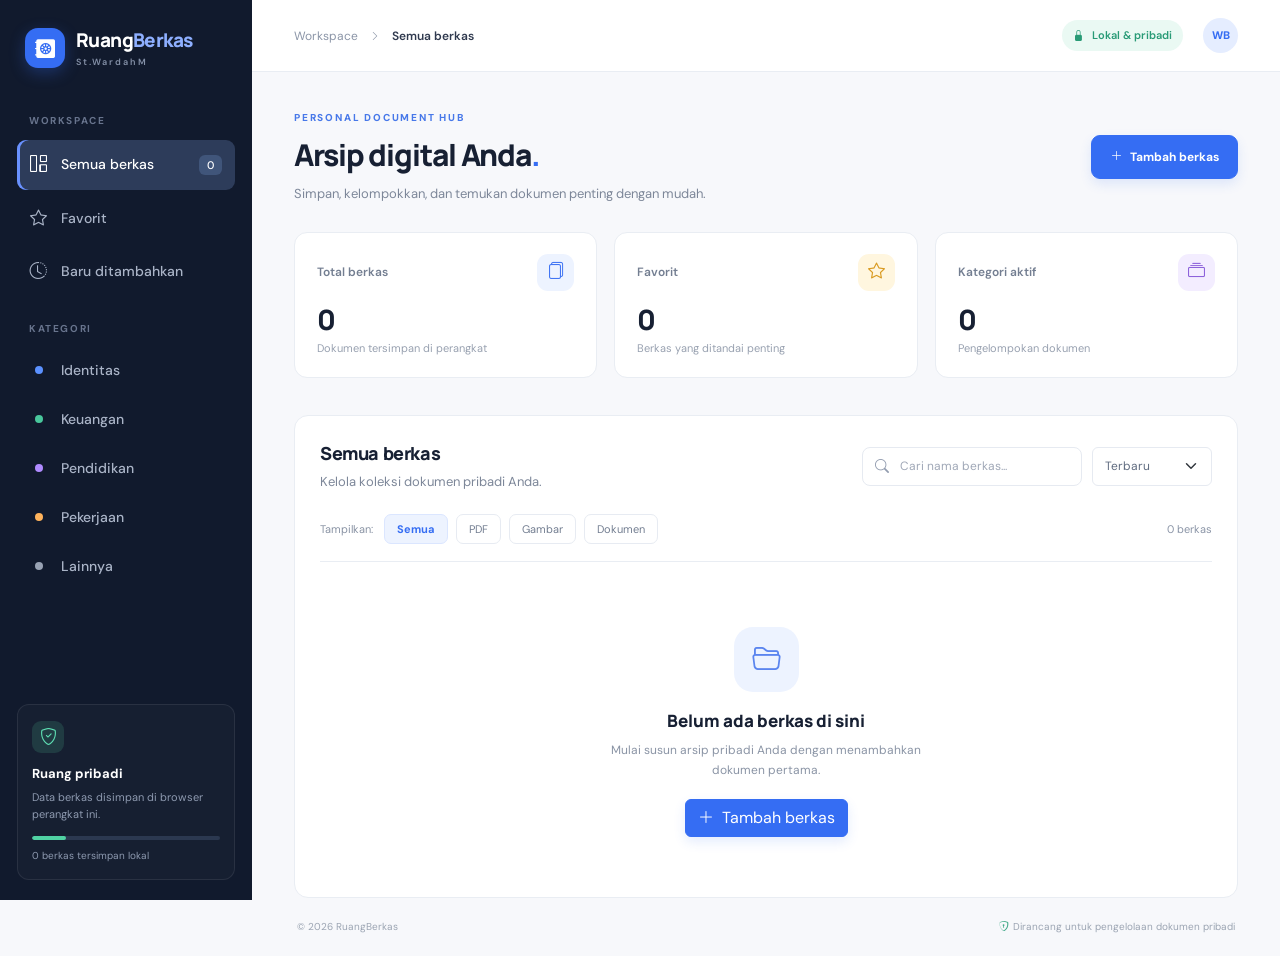
<file: index.html>
<!doctype html>
<html lang="id">
<head>
  <meta charset="utf-8"><meta name="viewport" content="width=device-width, initial-scale=1">
  <meta name="theme-color" content="#101828"><title>RuangBerkas — ST.Wardah M</title>
  <link href="https://cdn.jsdelivr.net/npm/bootstrap@5.3.3/dist/css/bootstrap.min.css" rel="stylesheet">
  <link href="https://cdn.jsdelivr.net/npm/bootstrap-icons@1.11.3/font/bootstrap-icons.min.css" rel="stylesheet">
  <link href="assets/style.css" rel="stylesheet">
</head>
<body>
<div class="app-shell">
  <aside class="sidebar" id="sidebar">
    <a class="brand" href="#"><span class="brand-icon"><i class="bi bi-safe2-fill"></i></span><span>Ruang<span class="brand-light">Berkas</span><small>St.WardahM</small></span></a>
    <div class="sidebar-label">WORKSPACE</div>
    <nav class="nav flex-column gap-1" aria-label="Navigasi utama">
      <button class="nav-link active" data-filter="all"><i class="bi bi-grid-1x2"></i> Semua berkas <span class="nav-count" id="allCount">0</span></button>
      <button class="nav-link" data-filter="favorite"><i class="bi bi-star"></i> Favorit</button>
      <button class="nav-link" data-filter="recent"><i class="bi bi-clock-history"></i> Baru ditambahkan</button>
    </nav>
    <div class="sidebar-label mt-4">KATEGORI</div>
    <nav class="nav flex-column gap-1" aria-label="Kategori berkas">
      <button class="nav-link" data-filter="Identitas"><span class="category-dot dot-blue"></span> Identitas</button>
      <button class="nav-link" data-filter="Keuangan"><span class="category-dot dot-green"></span> Keuangan</button>
      <button class="nav-link" data-filter="Pendidikan"><span class="category-dot dot-purple"></span> Pendidikan</button>
      <button class="nav-link" data-filter="Pekerjaan"><span class="category-dot dot-orange"></span> Pekerjaan</button>
      <button class="nav-link" data-filter="Lainnya"><span class="category-dot dot-gray"></span> Lainnya</button>
    </nav>
    <div class="sidebar-bottom"><div class="storage-icon"><i class="bi bi-shield-check"></i></div><div class="storage-title">Ruang pribadi</div><p>Data berkas disimpan di browser perangkat ini.</p><div class="storage-track"><span></span></div><small id="storageLabel">Penyimpanan lokal</small></div>
  </aside>
  <main class="main-area">
    <header class="topbar"><button class="btn btn-light sidebar-toggle" id="sidebarToggle" aria-label="Buka navigasi"><i class="bi bi-list"></i></button><div class="breadcrumb-text">Workspace <i class="bi bi-chevron-right"></i> <strong>Semua berkas</strong></div><div class="topbar-right"><span class="secure-pill"><i class="bi bi-lock-fill"></i> Lokal & pribadi</span><div class="avatar">WB</div></div></header>
    <div class="content-wrap">
      <section class="welcome-row"><div><div class="eyebrow">PERSONAL DOCUMENT HUB</div><h1>Arsip digital Anda<span class="title-dot">.</span></h1><p class="muted">Simpan, kelompokkan, dan temukan dokumen penting dengan mudah.</p></div><button class="btn btn-primary upload-main" id="openUpload"><i class="bi bi-plus-lg me-2"></i>Tambah berkas</button></section>
      <section class="stats-grid" aria-label="Ringkasan arsip">
        <article class="stat-card"><div class="stat-top"><span>Total berkas</span><span class="stat-icon icon-blue"><i class="bi bi-files"></i></span></div><div class="stat-number" id="statTotal">0</div><div class="stat-foot">Dokumen tersimpan di perangkat</div></article>
        <article class="stat-card"><div class="stat-top"><span>Favorit</span><span class="stat-icon icon-yellow"><i class="bi bi-star"></i></span></div><div class="stat-number" id="statFav">0</div><div class="stat-foot">Berkas yang ditandai penting</div></article>
        <article class="stat-card"><div class="stat-top"><span>Kategori aktif</span><span class="stat-icon icon-purple"><i class="bi bi-collection"></i></span></div><div class="stat-number" id="statCats">0</div><div class="stat-foot">Pengelompokan dokumen</div></article>
      </section>
      <section class="files-section">
        <div class="files-heading"><div><h2 id="sectionTitle">Semua berkas</h2><p class="muted mb-0">Kelola koleksi dokumen pribadi Anda.</p></div><div class="view-controls"><div class="search-box"><i class="bi bi-search"></i><input id="searchInput" type="search" placeholder="Cari nama berkas..." aria-label="Cari berkas"></div><select id="sortSelect" class="form-select sort-select" aria-label="Urutkan berkas"><option value="newest">Terbaru</option><option value="oldest">Terlama</option><option value="name">Nama A–Z</option><option value="size">Ukuran</option></select></div></div>
        <div class="filter-row"><span class="filter-label">Tampilkan:</span><button class="filter-chip active" data-chip="all">Semua</button><button class="filter-chip" data-chip="PDF">PDF</button><button class="filter-chip" data-chip="Gambar">Gambar</button><button class="filter-chip" data-chip="Dokumen">Dokumen</button><span class="results-count ms-auto" id="resultsCount">0 berkas</span></div>
        <div class="file-grid" id="fileGrid"></div>
        <div class="empty-state d-none" id="emptyState"><div class="empty-illustration"><i class="bi bi-folder2-open"></i></div><h3>Belum ada berkas di sini</h3><p>Mulai susun arsip pribadi Anda dengan menambahkan dokumen pertama.</p><button class="btn btn-primary" id="emptyUpload"><i class="bi bi-plus-lg me-2"></i>Tambah berkas</button></div>
      </section>
      <footer class="page-footer"><span>© 2026 RuangBerkas</span><span><i class="bi bi-shield-lock me-1"></i>Dirancang untuk pengelolaan dokumen pribadi</span></footer>
    </div>
  </main>
</div>

<div class="modal fade" id="uploadModal" tabindex="-1" aria-labelledby="uploadTitle" aria-hidden="true"><div class="modal-dialog modal-dialog-centered"><div class="modal-content upload-modal"><div class="modal-header"><div><div class="eyebrow">ARSIP BARU</div><h2 class="modal-title" id="uploadTitle">Tambah berkas</h2></div><button type="button" class="btn-close" data-bs-dismiss="modal" aria-label="Tutup"></button></div><form id="uploadForm"><div class="modal-body"><label class="drop-zone" for="fileInput" id="dropZone"><input id="fileInput" type="file" multiple hidden><span class="drop-icon"><i class="bi bi-cloud-arrow-up"></i></span><strong>Pilih berkas untuk diarsipkan</strong><span>PDF, dokumen, gambar, dan format umum lainnya</span><span class="btn btn-outline-primary btn-sm mt-2">Pilih dari perangkat</span></label><div id="selectedFiles" class="selected-files"></div><div class="mt-4"><label for="categorySelect" class="form-label">Kategori</label><select class="form-select" id="categorySelect"><option>Identitas</option><option>Keuangan</option><option>Pendidikan</option><option>Pekerjaan</option><option selected>Lainnya</option></select></div><div class="form-text mt-3"><i class="bi bi-info-circle me-1"></i>Berkas disimpan di penyimpanan browser perangkat ini, bukan di server cloud.</div></div><div class="modal-footer"><button type="button" class="btn btn-light" data-bs-dismiss="modal">Batal</button><button class="btn btn-primary" type="submit" id="saveFilesBtn"><i class="bi bi-check2 me-1"></i>Simpan ke arsip</button></div></form></div></div></div>
<div class="toast-container position-fixed bottom-0 end-0 p-3"><div id="appToast" class="toast border-0" role="status" aria-live="polite" aria-atomic="true"><div class="d-flex"><div class="toast-body" id="toastMessage">Berkas berhasil disimpan.</div><button type="button" class="btn-close me-2 m-auto" data-bs-dismiss="toast" aria-label="Tutup"></button></div></div></div>
<script src="https://cdn.jsdelivr.net/npm/bootstrap@5.3.3/dist/js/bootstrap.bundle.min.js"></script><script src="assets/app.js"></script>
</body></html>
</file>
<file: assets/style.css>
@import url('https://fonts.googleapis.com/css2?family=DM+Sans:wght@400;500;600;700&family=Manrope:wght@400;500;600;700;800&display=swap');
:root{--ink:#172033;--muted:#7d8799;--line:#e9edf3;--blue:#356df3;--sidebar:#111a2d;--bg:#f7f8fb}*{box-sizing:border-box}body{margin:0;background:var(--bg);color:var(--ink);font-family:'DM Sans',sans-serif;font-size:14px}.app-shell{min-height:100vh}.sidebar{position:fixed;inset:0 auto 0 0;width:252px;background:var(--sidebar);padding:27px 17px 20px;color:#fff;display:flex;flex-direction:column;z-index:1030}.brand{display:flex;align-items:center;gap:11px;text-decoration:none;color:#fff;font:800 19px Manrope,sans-serif;letter-spacing:-.6px;margin:0 8px 45px}.brand-icon{width:40px;height:40px;border-radius:13px;display:grid;place-items:center;background:#356df3;font-size:20px;box-shadow:0 5px 16px #356df34d}.brand-light{color:#8eafff}.brand small{display:block;font:600 9px 'DM Sans',sans-serif;letter-spacing:2px;color:#8490a7;margin-top:3px}.sidebar-label{font-size:10px;font-weight:700;letter-spacing:1.6px;color:#68748d;margin:0 12px 12px}.sidebar .nav-link{border:0;background:transparent;color:#aab4c7;display:flex;align-items:center;gap:13px;padding:12px 13px;border-radius:9px;text-align:left;font-weight:500;width:100%;transition:.2s}.sidebar .nav-link i{font-size:17px;width:18px}.sidebar .nav-link:hover{background:#ffffff0b;color:white}.sidebar .nav-link.active{background:#2d3c5a;color:#fff;box-shadow:inset 3px 0 #6991ff}.nav-count{margin-left:auto;background:#40557a;padding:2px 8px;border-radius:6px;font-size:11px}.category-dot{width:8px;height:8px;border-radius:50%;margin:0 5px}.dot-blue{background:#5b91ff}.dot-green{background:#49c79c}.dot-purple{background:#b08bff}.dot-orange{background:#ffb35c}.dot-gray{background:#98a2b3}.sidebar-bottom{margin-top:auto;border:1px solid #ffffff14;border-radius:12px;padding:16px 14px;background:#ffffff06}.storage-icon{height:32px;width:32px;display:grid;place-items:center;border-radius:9px;background:#203b42;color:#5fe0b4;font-size:17px;margin-bottom:11px}.storage-title{font-weight:700;font-size:13px}.sidebar-bottom p{font-size:11px;color:#8e9ab0;line-height:1.6;margin:5px 0 12px}.storage-track{height:4px;background:#2b3850;border-radius:9px;overflow:hidden}.storage-track span{display:block;width:18%;height:100%;background:#50d2a3;border-radius:9px}.sidebar-bottom small{font-size:10px;color:#8e9ab0;display:block;margin-top:8px}.main-area{margin-left:252px;min-height:100vh}.topbar{height:72px;background:#fff;border-bottom:1px solid var(--line);display:flex;align-items:center;justify-content:space-between;padding:0 42px}.breadcrumb-text{color:#8b95a7;font-size:12px}.breadcrumb-text i{font-size:10px;margin:0 9px}.breadcrumb-text strong{color:#303a4f;font-weight:600}.topbar-right{display:flex;align-items:center;gap:20px}.secure-pill{font-size:11px;color:#299b76;background:#eaf9f3;border-radius:30px;padding:7px 11px;font-weight:600}.secure-pill i{margin-right:5px}.avatar{height:35px;width:35px;border-radius:50%;display:grid;place-items:center;background:#e5edff;color:#356df3;font-size:11px;font-weight:800}.sidebar-toggle{display:none}.content-wrap{max-width:1450px;padding:38px 42px 22px;margin:auto}.welcome-row{display:flex;align-items:center;justify-content:space-between;gap:20px;margin-bottom:28px}.eyebrow{font-size:10px;font-weight:800;letter-spacing:1.8px;color:#4778e9;margin-bottom:9px}.welcome-row h1{font:800 30px Manrope,sans-serif;letter-spacing:-1.1px;margin:0 0 9px}.title-dot{color:var(--blue)}.muted{color:var(--muted);font-size:13px}.welcome-row p{margin:0}.btn-primary{background:var(--blue);border-color:var(--blue);box-shadow:0 5px 12px #356df322}.btn-primary:hover{background:#285ad4;border-color:#285ad4}.upload-main{padding:12px 18px;border-radius:9px;font-size:12px;font-weight:700}.stats-grid{display:grid;grid-template-columns:repeat(3,minmax(0,1fr));gap:17px;margin-bottom:37px}.stat-card{padding:21px 22px;background:#fff;border:1px solid var(--line);border-radius:13px;min-height:143px}.stat-top{display:flex;align-items:center;justify-content:space-between;color:#737e91;font-size:12px;font-weight:600}.stat-icon{height:37px;width:37px;border-radius:11px;display:grid;place-items:center;font-size:17px}.icon-blue{background:#edf3ff;color:#4276f4}.icon-yellow{background:#fff6df;color:#d99a20}.icon-purple{background:#f3edff;color:#8d62db}.stat-number{font:800 28px Manrope,sans-serif;margin:9px 0 2px;letter-spacing:-.8px}.stat-foot{font-size:11px;color:#98a1b0}.files-section{background:#fff;border:1px solid var(--line);border-radius:14px;padding:25px 25px 28px}.files-heading{display:flex;align-items:center;justify-content:space-between;gap:18px}.files-heading h2{font:800 18px Manrope,sans-serif;margin:0 0 7px;letter-spacing:-.4px}.view-controls{display:flex;gap:10px}.search-box{width:220px;height:39px;display:flex;align-items:center;gap:9px;padding:0 12px;border:1px solid #e6eaf1;border-radius:8px;color:#929caf}.search-box input{border:0;outline:0;width:100%;font:12px 'DM Sans',sans-serif;color:var(--ink);background:transparent}.search-box input::placeholder{color:#a0a8b7}.sort-select{width:120px;border-color:#e6eaf1;font-size:12px;color:#606c80}.form-select:focus{border-color:#91afff;box-shadow:0 0 0 .2rem #356df318}.filter-row{display:flex;align-items:center;gap:8px;border-bottom:1px solid var(--line);padding:22px 0 17px;margin-bottom:20px}.filter-label{font-size:11px;color:#8993a4;margin-right:3px}.filter-chip{border:1px solid #e7ebf2;background:#fff;color:#737e91;padding:6px 12px;border-radius:7px;font-size:11px}.filter-chip.active{background:#edf3ff;border-color:#dbe6ff;color:#356df3;font-weight:700}.results-count{font-size:11px;color:#8b95a7}.file-grid{display:grid;grid-template-columns:repeat(3,minmax(0,1fr));gap:13px}.file-card{border:1px solid #e9edf3;border-radius:11px;padding:16px 15px 13px;min-width:0;transition:transform .18s,border-color .18s,box-shadow .18s}.file-card:hover{transform:translateY(-2px);border-color:#d7e1f6;box-shadow:0 8px 24px #263c650b}.file-card-top{display:flex;justify-content:space-between;align-items:flex-start;margin-bottom:17px}.file-type-icon{height:43px;width:43px;display:grid;place-items:center;border-radius:11px;font-size:22px}.type-pdf{background:#fff0f0;color:#e45a62}.type-image{background:#eaf8f1;color:#2ba879}.type-doc{background:#edf3ff;color:#4478e9}.type-sheet{background:#e9f8ed;color:#279b54}.type-other{background:#f1edff;color:#8967d7}.file-actions{display:flex;gap:2px}.icon-btn{border:0;background:transparent;color:#9aa3b2;border-radius:6px;width:27px;height:27px;display:grid;place-items:center}.icon-btn:hover{background:#f1f4f9;color:#4d5c75}.icon-btn.favorite-on{color:#e9ad2d}.file-name{font-size:12px;font-weight:700;color:#30394b;white-space:nowrap;overflow:hidden;text-overflow:ellipsis;margin-bottom:5px}.file-meta{font-size:10px;color:#9aa3b2;display:flex;gap:6px;align-items:center;flex-wrap:wrap}.file-meta .meta-dot{height:3px;width:3px;background:#c2c9d4;border-radius:50%}.file-card-bottom{border-top:1px solid #f0f2f6;margin-top:14px;padding-top:11px;display:flex;justify-content:space-between;align-items:center;gap:8px}.category-tag{font-size:10px;padding:5px 8px;background:#f4f6fa;color:#6e7a8f;border-radius:5px;white-space:nowrap}.download-link{border:0;background:transparent;color:#4778e9;font-size:11px;font-weight:700;padding:3px}.download-link:hover{color:#214fc0}.empty-state{text-align:center;padding:45px 15px 32px}.empty-illustration{width:65px;height:65px;border-radius:19px;background:#edf3ff;color:#5b85ef;display:grid;place-items:center;font-size:29px;margin:0 auto 17px}.empty-state h3{font:800 17px Manrope,sans-serif}.empty-state p{max-width:350px;margin:0 auto 18px;color:#8a94a5;font-size:12px;line-height:1.7}.page-footer{display:flex;justify-content:space-between;gap:12px;padding:21px 3px 0;color:#9ba4b2;font-size:10px}.page-footer i{color:#40a987}.upload-modal{border:0;border-radius:16px;overflow:hidden}.upload-modal .modal-header{padding:24px 25px 14px;border:0}.modal-title{font:800 21px Manrope,sans-serif}.upload-modal .modal-body{padding:10px 25px 23px}.upload-modal .modal-footer{padding:15px 25px 22px;border-top:1px solid #eef1f5}.drop-zone{display:flex;flex-direction:column;align-items:center;justify-content:center;gap:8px;border:1.5px dashed #cbd7ee;background:#f9fbff;border-radius:12px;padding:27px 12px;text-align:center;cursor:pointer;color:#8792a5;font-size:11px}.drop-zone:hover,.drop-zone.drag-over{border-color:#4778e9;background:#f0f5ff}.drop-zone strong{font-size:13px;color:#354158}.drop-icon{font-size:27px;color:#4778e9}.selected-files{margin-top:12px}.selected-file-row{display:flex;align-items:center;gap:10px;padding:9px 10px;border:1px solid #edf0f5;border-radius:8px;margin-top:6px;font-size:11px}.selected-file-row i{font-size:17px;color:#4778e9}.selected-file-row .selected-name{flex:1;overflow:hidden;text-overflow:ellipsis;white-space:nowrap}.selected-file-row .selected-size{color:#929bac}.form-label{font-size:12px;font-weight:700}.form-text{font-size:10px;line-height:1.6}.toast{background:#fff;box-shadow:0 8px 30px #1a29451c;color:#334057;font-size:12px}.toast .toast-body{padding:14px 16px}.d-none{display:none!important}
@media(max-width:1200px){.sidebar{width:225px}.main-area{margin-left:225px}.content-wrap{padding:32px 26px 20px}.topbar{padding:0 26px}.file-grid{grid-template-columns:repeat(2,minmax(0,1fr))}.files-section{padding:22px 20px}}
@media(max-width:850px){.sidebar{transform:translateX(-100%);transition:transform .25s;box-shadow:12px 0 30px #17203320}.sidebar.show{transform:translateX(0)}.main-area{margin-left:0}.sidebar-toggle{display:inline-grid;place-items:center;border:1px solid var(--line);height:34px;width:37px}.topbar{height:62px;padding:0 20px;gap:12px}.breadcrumb-text{margin-right:auto}.content-wrap{padding:28px 20px 18px}.welcome-row h1{font-size:26px}.stats-grid{gap:10px}.stat-card{padding:17px 15px}.files-heading{align-items:flex-start;flex-direction:column}.view-controls{width:100%}.search-box{flex:1}.sort-select{width:125px}}
@media(max-width:560px){.content-wrap{padding:23px 13px 15px}.topbar{padding:0 13px}.secure-pill{display:none}.welcome-row{align-items:flex-start;flex-direction:column}.upload-main{width:100%}.welcome-row h1{font-size:24px}.stats-grid{grid-template-columns:1fr;gap:9px;margin-bottom:24px}.stat-card{min-height:0;padding:14px 16px;display:grid;grid-template-columns:1fr auto;align-items:center}.stat-top{display:contents}.stat-top>span:first-child{grid-column:1;grid-row:1;color:#737e91}.stat-icon{grid-column:2;grid-row:1 / span 2}.stat-number{grid-column:1;grid-row:2;font-size:24px;margin:3px 0}.stat-foot{display:none}.files-section{padding:19px 13px}.view-controls{gap:7px}.search-box{width:auto;min-width:0}.sort-select{width:108px;padding-left:8px;padding-right:22px}.filter-row{gap:6px;flex-wrap:wrap}.filter-label{display:none}.filter-chip{padding:6px 9px}.results-count{width:100%;margin:4px 0 0!important}.file-grid{grid-template-columns:1fr}.page-footer{flex-direction:column}.breadcrumb-text{font-size:11px}.breadcrumb-text i{margin:0 5px}}
</file>
